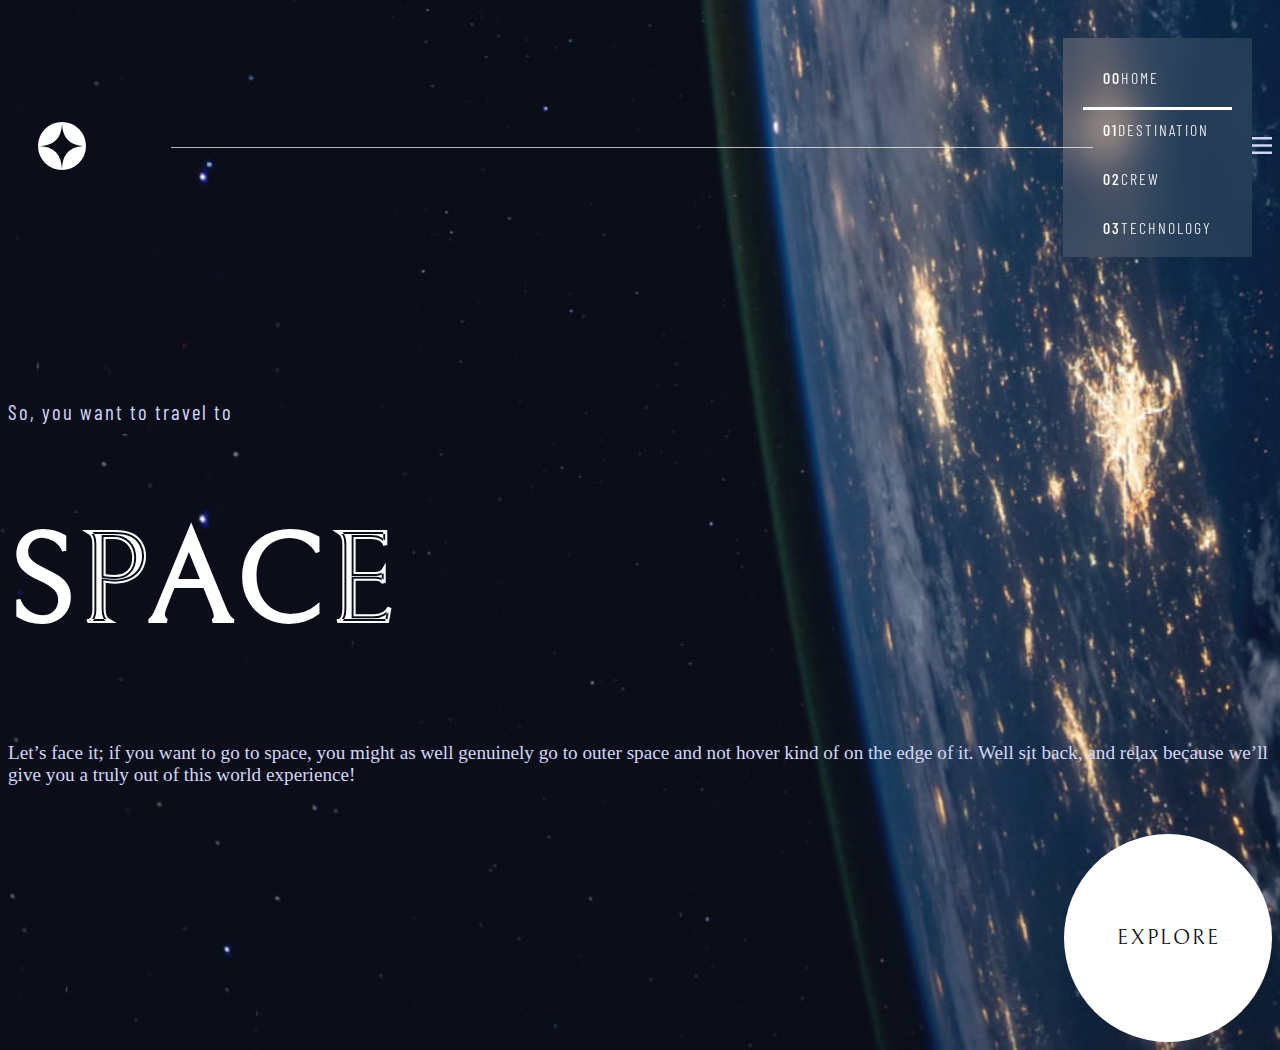
<file: index.html>
<!DOCTYPE html>
<html lang="en">
  <head>
    <meta charset="UTF-8" />
    <meta
      name="viewport"
      content="width=device-width, initial-scale=1.0, minimum-scale=1"
    />

    <link
      rel="icon"
      type="image/png"
      sizes="32x32"
      href="./assets/favicon-32x32.png"
    />
    <link
      href="https://cdn.jsdelivr.net/npm/bootstrap@5.1.3/dist/css/bootstrap.min.css"
      rel="stylesheet"
      integrity="sha384-1BmE4kWBq78iYhFldvKuhfTAU6auU8tT94WrHftjDbrCEXSU1oBoqyl2QvZ6jIW3"
      crossorigin="anonymous"
    />
    <link rel="stylesheet" href="./header.css" />
    <link rel="stylesheet" href="./home.css" />

    <title>Frontend Mentor | Space tourism website</title>
  </head>
  <body>
    <header class="container-fluid">
      <div class="logo">
        <img src="./assets/shared/logo.svg" alt="logo" />
      </div>
      <div class="strip d-none d-lg-block"></div>
      <div class="nav-links">
        <ul class="fup ff-barlow-condensed d-none d-md-flex">
          <li class="active">
            <span class="d-none me-3">00</span><a href="./index.html">home</a>
          </li>
          <li>
            <span class="d-none me-3">01</span
            ><a href="./destination-moon.html">destination</a>
          </li>
          <li>
            <span class="d-none me-3">02</span
            ><a href="./crew-commander.html">crew</a>
          </li>
          <li>
            <span class="d-none me-3">03</span
            ><a href="./technology-vehicle.html">technology</a>
          </li>
        </ul>
      </div>
      <div class="hambargar d-md-none">
        <img src="./assets/shared/icon-hamburger.svg" alt="hambargar-menu" />
      </div>
      <div class="nav-links-sm d-flex align-items-center d-md-none">
        <ul class="fup ff-barlow-condensed">
          <li>00 <a href="./index.html">home</a></li>
          <li>01 <a href="./destination-moon.html">destination</a></li>
          <li>02 <a href="./crew-commander.html">crew</a></li>
          <li>03 <a href="./technology-vehicle.html">technology</a></li>
        </ul>
      </div>
    </header>
    <main class="container-md">
      <div class="row">
        <div class="col-12 col-lg-6">
          <div class="text-center title">
            <p class="ff-barlow-condensed">So, you want to travel to</p>
            <h1 class="fup ff-bellefair">Space</h1>
          </div>
          <div class="description text-center m-4">
            <p>
              Let’s face it; if you want to go to space, you might as well
              genuinely go to outer space and not hover kind of on the edge of
              it. Well sit back, and relax because we’ll give you a truly out of
              this world experience!
            </p>
          </div>
        </div>
        <div class="col-12 col-lg-6 btn-container">
          <a class="fup ff-bellefair explore-btn" href="./destination-moon.html"
            >explore</a
          >
        </div>
      </div>
    </main>
    <script src="./header.js"></script>
  </body>
</html>
</file>
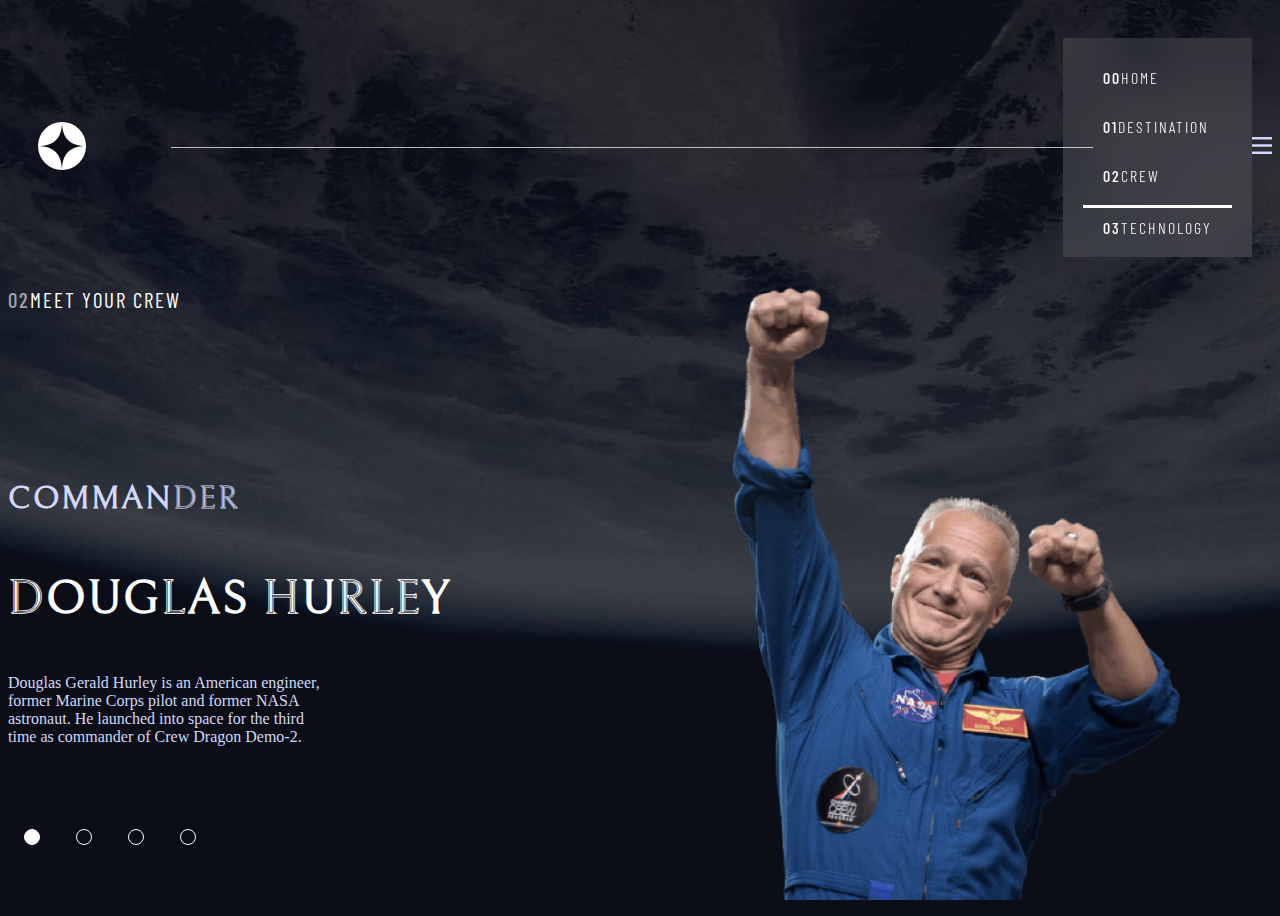
<file: crew-commander.html>
<!DOCTYPE html>
<html lang="en">
  <head>
    <meta charset="UTF-8" />
    <meta name="viewport" content="width=device-width, initial-scale=1.0" />

    <link
      rel="icon"
      type="image/png"
      sizes="32x32"
      href="./assets/favicon-32x32.png"
    />
    <link
      href="https://cdn.jsdelivr.net/npm/bootstrap@5.1.3/dist/css/bootstrap.min.css"
      rel="stylesheet"
      integrity="sha384-1BmE4kWBq78iYhFldvKuhfTAU6auU8tT94WrHftjDbrCEXSU1oBoqyl2QvZ6jIW3"
      crossorigin="anonymous"
    />
    <link rel="stylesheet" href="./header.css" />
    <link rel="stylesheet" href="./crew.css" />

    <title>Frontend Mentor | Space tourism website</title>
  </head>
  <body>
    <header class="container-fluid">
      <div class="logo">
        <img src="./assets/shared/logo.svg" alt="logo" />
      </div>
      <div class="strip d-none d-lg-block"></div>
      <div class="nav-links">
        <ul class="fup ff-barlow-condensed d-none d-md-flex">
          <li>
            <span class="d-none me-3">00</span><a href="./index.html">home</a>
          </li>
          <li>
            <span class="d-none me-3">01</span
            ><a href="./destination-moon.html">destination</a>
          </li>
          <li class="active">
            <span class="d-none me-3">02</span
            ><a href="./crew-commander.html">crew</a>
          </li>
          <li>
            <span class="d-none me-3">03</span
            ><a href="./technology-vehicle.html">technology</a>
          </li>
        </ul>
      </div>
      <div class="hambargar d-md-none">
        <img src="./assets/shared/icon-hamburger.svg" alt="hambargar-menu" />
      </div>
      <div class="nav-links-sm d-flex align-items-center d-md-none">
        <ul class="fup ff-barlow-condensed">
          <li>00 <a href="./index.html">home</a></li>
          <li>01 <a href="./destination-moon.html">destination</a></li>
          <li>02 <a href="./crew-commander.html">crew</a></li>
          <li>03 <a href="./technology-vehicle.html">technology</a></li>
        </ul>
      </div>
    </header>
    <main class="container-md">
      <div class="grid-container">
        <div class="title ff-barlow-condensed text-center fup">
          <span class="me-3">02</span>meet your crew
        </div>
        <div class="img mt-4">
          <img src="./assets/crew/image-douglas-hurley.png" alt="crew img" />
        </div>
        <div class="crew-nav d-flex justify-content-center">
          <span id="0" class="active"></span>
          <span id="1"></span>
          <span id="2"></span>
          <span id="3"></span>
        </div>
        <div class="about-crew text-center">
          <h5 class="fup ff-bellefair">commander</h5>
          <h3 class="fup ff-bellefair">Douglas Hurley</h3>
          <p>
            Douglas Gerald Hurley is an American engineer, former Marine Corps
            pilot and former NASA astronaut. He launched into space for the
            third time as commander of Crew Dragon Demo-2.
          </p>
        </div>
      </div>
    </main>
    <script src="./header.js"></script>
    <script src="./app.js"></script>
  </body>
</html>
</file>
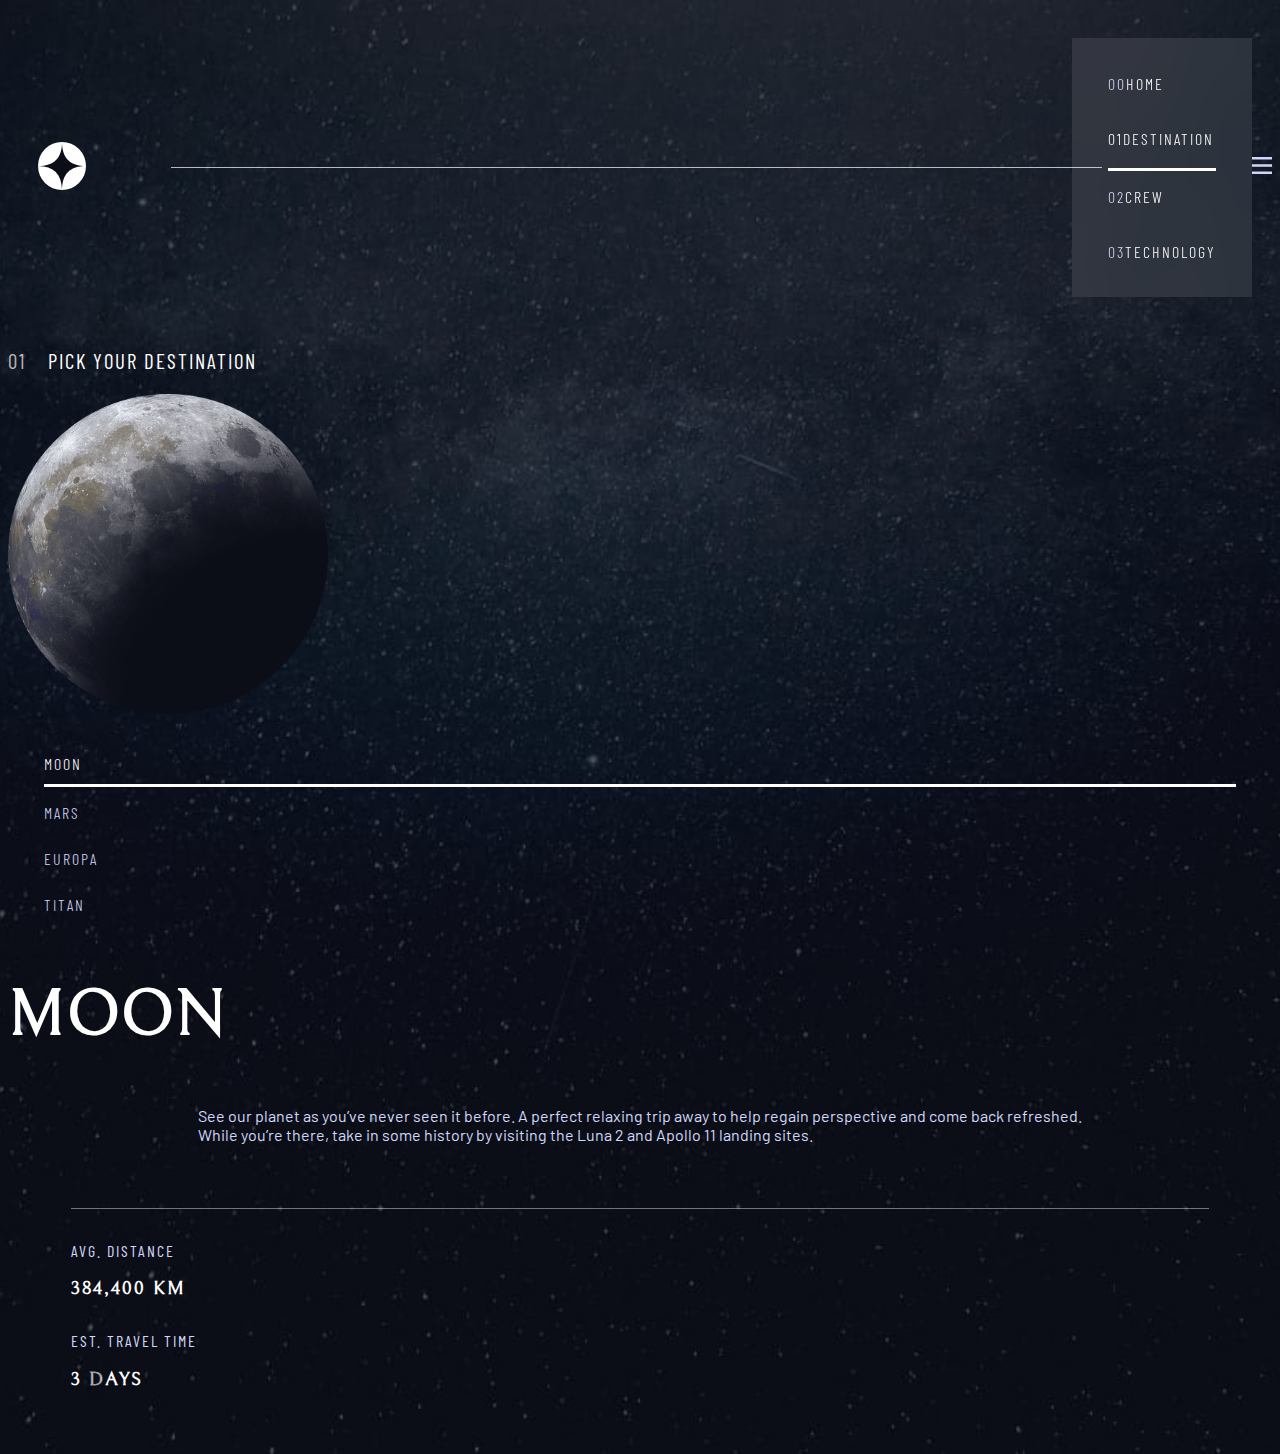
<file: destination-moon.html>
<!DOCTYPE html>
<html lang="en">
  <head>
    <meta charset="UTF-8" />
    <meta name="viewport" content="width=device-width, initial-scale=1.0" />

    <link
      rel="icon"
      type="image/png"
      sizes="32x32"
      href="./assets/favicon-32x32.png"
    />
    <link
      href="https://cdn.jsdelivr.net/npm/bootstrap@5.1.3/dist/css/bootstrap.min.css"
      rel="stylesheet"
      integrity="sha384-1BmE4kWBq78iYhFldvKuhfTAU6auU8tT94WrHftjDbrCEXSU1oBoqyl2QvZ6jIW3"
      crossorigin="anonymous"
    />
    <link rel="stylesheet" href="./header.css" />
    <link rel="stylesheet" href="./destination.css" />
    <title>Frontend Mentor | Space tourism website</title>
  </head>
  <body>
    <header class="container-fluid">
      <div class="logo">
        <img src="./assets/shared/logo.svg" alt="logo" />
      </div>
      <div class="strip d-none d-lg-block"></div>
      <div class="nav-links">
        <ul class="fup ff-barlow-condensed d-none d-md-flex">
          <li>
            <span class="d-none me-3">00</span><a href="./index.html">home</a>
          </li>
          <li class="active">
            <span class="d-none me-3">01</span
            ><a href="./destination-moon.html">destination</a>
          </li>
          <li>
            <span class="d-none me-3">02</span
            ><a href="./crew-commander.html">crew</a>
          </li>
          <li>
            <span class="d-none me-3">03</span
            ><a href="./technology-vehicle.html">technology</a>
          </li>
        </ul>
      </div>
      <div class="hambargar d-md-none">
        <img src="./assets/shared/icon-hamburger.svg" alt="hambargar-menu" />
      </div>
      <div class="nav-links-sm d-flex align-items-center d-md-none">
        <ul class="fup ff-barlow-condensed">
          <li>00 <a href="./index.html">home</a></li>
          <li>01 <a href="./destination-moon.html">destination</a></li>
          <li>02 <a href="./crew-commander.html">crew</a></li>
          <li>03 <a href="./technology-vehicle.html">technology</a></li>
        </ul>
      </div>
    </header>
    <main class="container-md">
      <div class="row">
        <div class="col-12 col-lg-6 title">
          <p class="fup ff-barlow-condensed c-w text-center">
            <span class="num">01</span> Pick your destination
          </p>
          <div class="img-container mt-5 d-flex justify-content-center">
            <img src="./assets/destination/image-moon.png" alt="planet-image" />
          </div>
        </div>
        <div class="col-12 col-lg-6 mt-5">
          <div class="dest-nav">
            <ul class="fup ff-barlow-condensed d-flex justify-content-center">
              <li id="0" class="active">moon</li>
              <li id="1">Mars</li>
              <li id="2">Europa</li>
              <li id="3">Titan</li>
            </ul>
          </div>
          <div class="about-planet text-center">
            <h2 class="fup ff-bellefair">Moon</h2>
            <p class="ff-barlow">
              See our planet as you’ve never seen it before. A perfect relaxing
              trip away to help regain perspective and come back refreshed.
              While you’re there, take in some history by visiting the Luna 2
              and Apollo 11 landing sites.
            </p>
          </div>
          <div class="distance fup row text-center">
            <div class="col-12 col-md-6">
              <p class="ff-barlow-condensed">Avg. distance</p>
              <h3 id="distance" class="ff-bellefair">384,400 km</h3>
            </div>
            <div class="col-12 col-md-6">
              <p class="ff-barlow-condensed">Est. travel time</p>
              <h3 id="time-taken" class="ff-bellefair">3 days</h3>
            </div>
          </div>
        </div>
      </div>
    </main>
    <script src="./header.js"></script>
    <script src="./app.js"></script>
  </body>
</html>
</file>
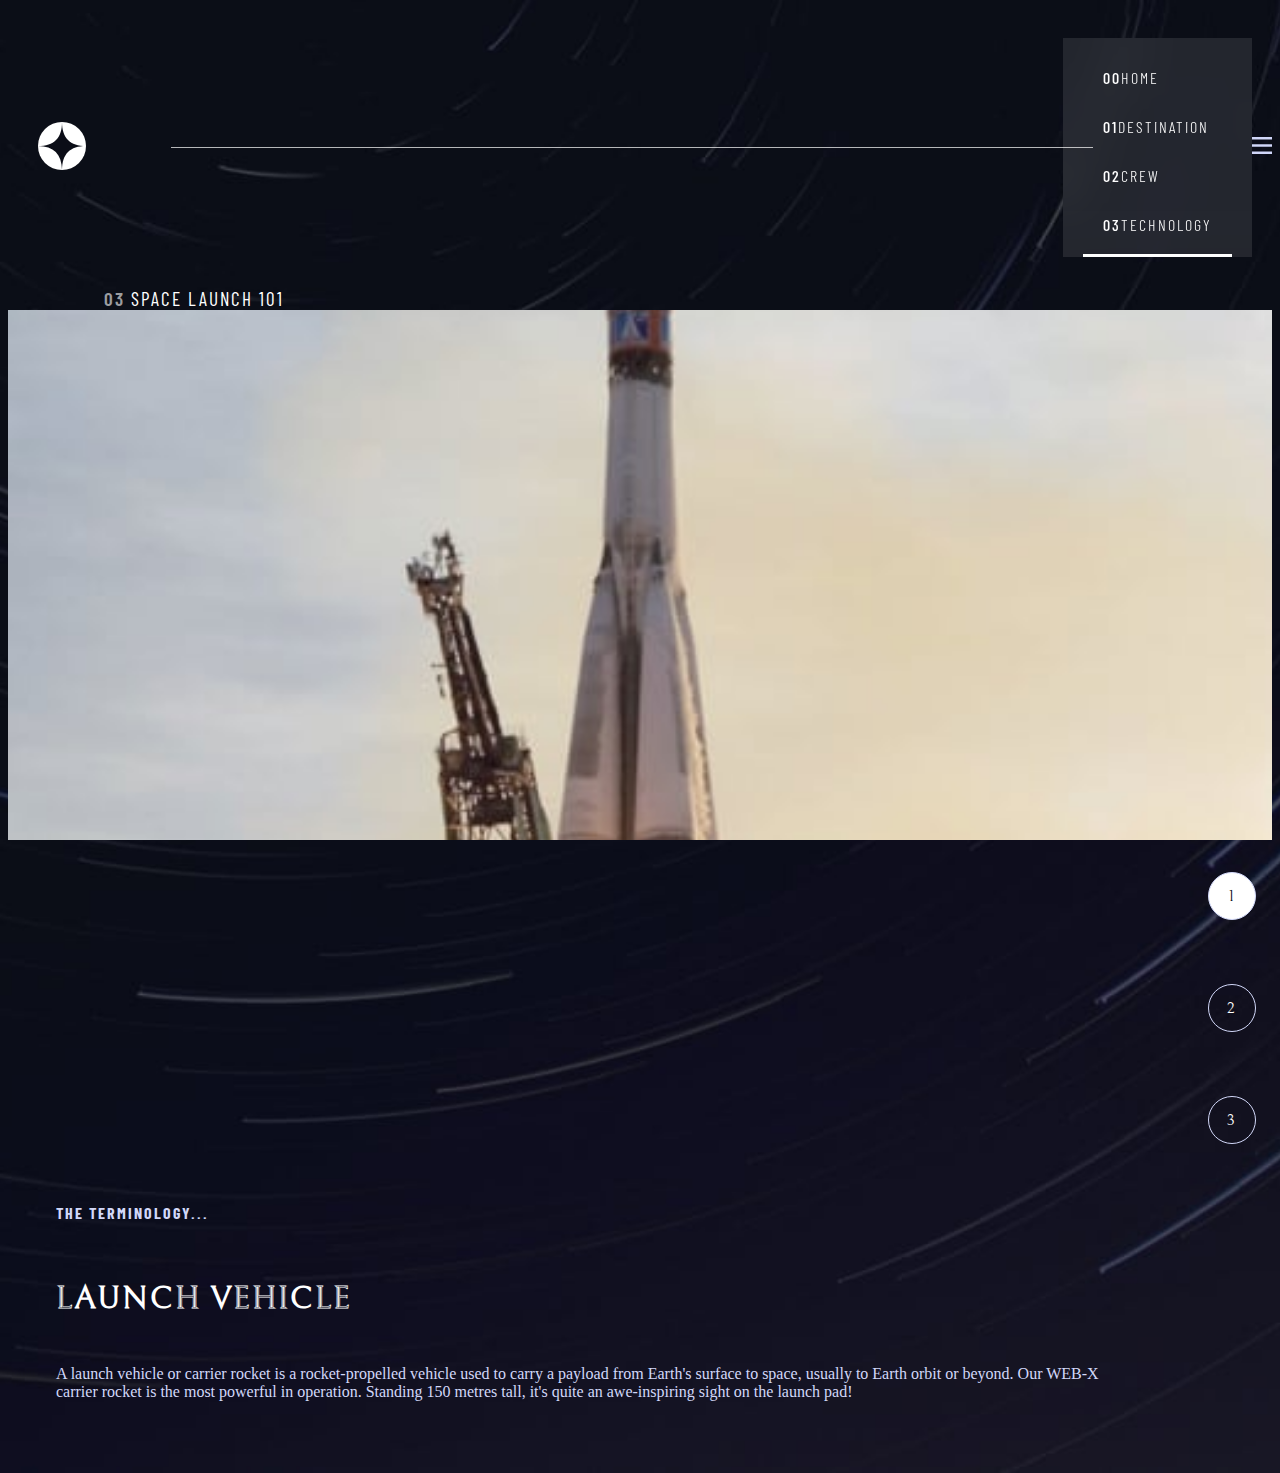
<file: technology-vehicle.html>
<!DOCTYPE html>
<html lang="en">
  <head>
    <meta charset="UTF-8" />
    <meta name="viewport" content="width=device-width, initial-scale=1.0" />

    <link
      rel="icon"
      type="image/png"
      sizes="32x32"
      href="./assets/favicon-32x32.png"
    />
    <link
      href="https://cdn.jsdelivr.net/npm/bootstrap@5.1.3/dist/css/bootstrap.min.css"
      rel="stylesheet"
      integrity="sha384-1BmE4kWBq78iYhFldvKuhfTAU6auU8tT94WrHftjDbrCEXSU1oBoqyl2QvZ6jIW3"
      crossorigin="anonymous"
    />
    <link rel="stylesheet" href="./header.css" />
    <link rel="stylesheet" href="./technology.css" />
    <title>Frontend Mentor | Space tourism website</title>
  </head>
  <body>
    <header class="container-fluid">
      <div class="logo">
        <img src="./assets/shared/logo.svg" alt="logo" />
      </div>
      <div class="strip d-none d-lg-block"></div>
      <div class="nav-links">
        <ul class="fup ff-barlow-condensed d-none d-md-flex">
          <li>
            <span class="d-none me-3">00</span><a href="./index.html">home</a>
          </li>
          <li>
            <span class="d-none me-3">01</span
            ><a href="./destination-moon.html">destination</a>
          </li>
          <li>
            <span class="d-none me-3">02</span
            ><a href="./crew-commander.html">crew</a>
          </li>
          <li class="active">
            <span class="d-none me-3">03</span
            ><a href="./technology-vehicle.html">technology</a>
          </li>
        </ul>
      </div>
      <div class="hambargar d-md-none">
        <img src="./assets/shared/icon-hamburger.svg" alt="hambargar-menu" />
      </div>
      <div class="nav-links-sm d-flex align-items-center d-md-none">
        <ul class="fup ff-barlow-condensed">
          <li>00 <a href="./index.html">home</a></li>
          <li>01 <a href="./destination-moon.html">destination</a></li>
          <li>02 <a href="./crew-commander.html">crew</a></li>
          <li>03 <a href="./technology-vehicle.html">technology</a></li>
        </ul>
      </div>
    </header>
    <main class="container-fluid">
      <div class="title fup ff-barlow-condensed text-center mb-5">
        <span>03</span> Space launch 101
      </div>
      <div class="row">
        <div class="col-12 col-lg-5 img"></div>
        <div class="col-12 ff-bellefair col-lg-2 tech-nav">
          <span id="0" class="active">1</span>
          <span id="1">2</span>
          <span id="2">3</span>
        </div>
        <div class="col-12 col-lg-5 destription text-center">
          <h5 class="fup ff-barlow-condensed">The terminology...</h5>
          <h3 class="fup ff-bellefair">Launch vehicle</h3>
          <p>
            A launch vehicle or carrier rocket is a rocket-propelled vehicle
            used to carry a payload from Earth's surface to space, usually to
            Earth orbit or beyond. Our WEB-X carrier rocket is the most powerful
            in operation. Standing 150 metres tall, it's quite an awe-inspiring
            sight on the launch pad!
          </p>
        </div>
      </div>
    </main>
    <script src="./header.js"></script>
    <script src="./app.js"></script>
  </body>
</html>
</file>
<file: header.css>
@import url("https://fonts.googleapis.com/css2?family=Barlow+Condensed:wght@300;400;500&family=Barlow:wght@300;400;500&family=Bellefair&display=swap");

:root {
  --clr-dark: 230 35% 7%;
  --clr-light: 231 77% 90%;
  --clr-white: 0 0% 100%;
}

* {
  box-sizing: border-box;
}

/* Utility classes */
.ff-barlow {
  font-family: "Barlow", sans-serif;
}
.ff-barlow-condensed {
  font-family: "Barlow Condensed", sans-serif;
  letter-spacing: 2px;
}
.ff-bellefair {
  font-family: "Bellefair", serif;
  letter-spacing: 2px;
}
.fup {
  text-transform: uppercase;
}
.c-w {
  color: hsl(var(--clr-white));
}

body {
  min-height: 100vh;
  background-position: center;
  background-repeat: no-repeat;
  background-size: cover;
  background-color: hsl(var(--clr-dark));
}
body {
  overflow-x: hidden;
}

img {
  max-width: 100%;
}

/* Header */
header {
  display: flex;
  justify-content: space-between;
  align-items: center;
  padding: 30px;
  padding-left: 30px !important;
  padding-right: 30px !important;
}
ul {
  list-style: none;
  padding: 20px 20px 0;
  margin: 0;
}
.logo {
  width: 10%;
}

.strip {
  height: 1px;
  background-color: hsl(var(--clr-white) / 0.7);
  width: 90%;
  z-index: 1;
  transform: translateX(30px);
}

.nav-links {
  backdrop-filter: blur(20px);
  background-color: hsl(var(--clr-white) / 0.1);
}

.nav-links li {
  padding-bottom: 20px;
  cursor: pointer;
  user-select: none;
}
.nav-links li.active {
  border-bottom: 3px solid hsl(var(--clr-white));
}

.hambargar {
  z-index: 1;
  cursor: pointer;
  user-select: none;
}

.nav-links-sm {
  position: absolute;
  top: 0;
  right: -70%;
  height: 100vh;
  width: 70%;
  backdrop-filter: blur(20px);
  transition: right 0.4s ease-in-out;
  background-color: hsl(var(--clr-white) / 0.1);
}
.nav-links-sm ul {
  height: 50vh;
}
li {
  font-weight: 500;
  padding: 10px 20px;
  color: hsl(var(--clr-white));
}

a {
  font-weight: 300;
  text-decoration: none;
  color: hsl(var(--clr-white));
}
li:hover,
li:hover a {
  color: hsl(var(--clr-white) / 0.6);
}

/* ------ */
/* Media query */
/* md */
@media (min-width: 768px) {
  header {
    padding-top: 0 !important;
    padding-right: 0 !important;
  }
}

/* lg */
@media (min-width: 992px) {
  header {
    padding-top: 30px !important;
  }
  .nav-links span {
    display: inline !important;
  }
}
/* ----------- */
</file>
<file: home.css>
body {
  background-image: url("./assets/home/background-home-mobile.jpg");
}
main h1 {
  color: hsl(var(--clr-white));
  font-size: 6em;
}
.title p {
  color: hsl(var(--clr-light));
  font-size: 1.5rem;
}
.description {
  color: hsl(var(--clr-light));
  font-size: 1.2rem;
}
.btn-container {
  margin-top: 5rem;
  display: flex;
  justify-content: center;
  align-items: center;
}
.explore-btn {
  display: inline-block;
  width: 10rem;
  height: 10rem;
  border-radius: 50%;
  display: grid;
  place-items: center;
  font-size: 1.3rem;
  background-color: hsl(var(--clr-white));
  color: hsl(var(--clr-dark));
  border: 0;
  outline: 1.8rem solid transparent;
}
.explore-btn:hover {
  color: hsl(var(--clr-dark));
  outline: 1.8rem solid hsl(var(--clr-white) / 0.7);
}

/* Media query */
@media (min-width: 768px) {
  body {
    background-image: url("./assets/home/background-home-tablet.jpg");
  }
  .title p {
    font-size: 1.3rem;
  }
  .title h1 {
    font-size: 8rem;
  }
  .description p {
    width: 60%;
    margin: 0 auto;
  }
  .btn-container {
    margin-top: 3rem;
  }
}

@media (min-width: 992px) {
  body {
    background-image: url("./assets/home/background-home-desktop.jpg");
  }
  main {
    margin-top: 7rem;
  }
  .title p {
    text-align: left;
  }
  .title h1 {
    text-align: left;
  }
  .description {
    margin-left: 0 !important;
  }
  .description p {
    text-align: left;
    width: 100%;
  }
  .btn-container {
    justify-content: flex-end;
    align-items: flex-end;
  }
  .explore-btn {
    width: 13rem;
    height: 13rem;
  }
}
</file>
<file: crew.css>
body {
  background-image: url("./assets/crew/background-crew-mobile.jpg");
}

.grid-container {
  display: grid;
}
.title {
  color: hsl(var(--clr-white));
  font-size: 1.3rem;
}
.title span {
  font-weight: 500;
  color: hsl(var(--clr-white) / 0.6);
}

.img {
  display: grid;
  place-items: center;
}
.img img {
  width: 200px;
}
.crew-nav {
  border-top: 1px solid hsl(var(--clr-white));
  width: 80%;
  margin: 0 auto;
}
.crew-nav span {
  margin: 2rem 1rem;
  display: inline-block;
  width: 1rem;
  height: 1rem;
  border-radius: 50%;
  border: 1px solid hsl(var(--clr-white));
  cursor: pointer;
}
.crew-nav span:hover {
  background-color: hsl(var(--clr-white) / 0.6);
}

.crew-nav span.active {
  background-color: hsl(var(--clr-white));
}

.about-crew h5 {
  color: hsl(var(--clr-light));
  font-size: 1.1rem;
}
.about-crew h3 {
  color: hsl(var(--clr-white));
}
.about-crew p {
  width: 80%;
  color: hsl(var(--clr-light));
  margin: 0 auto;
}
/* media query */
/* md */
@media (min-width: 768px) {
  body {
    background-image: url("./assets/crew/background-crew-tablet.jpg");
  }
  .title {
    order: 0;
    text-align: left !important;
  }
  .img {
    order: 3;
  }
  .crew-nav {
    order: 2;
    border: 0;
  }
  .about-crew {
    order: 1;
    margin-top: 4rem;
  }
  .about-crew h5 {
    font-size: 2rem;
  }
  .about-crew h3 {
    font-size: 3rem;
  }
}

/* lg */
@media (min-width: 992px) {
  body {
    background-image: url("./assets/crew/background-crew-desktop.jpg");
  }
  .grid-container {
    grid-template-columns: 6fr 6fr;
    grid-auto-rows: minmax(0, auto);
  }
  .title {
    grid-row: span 1;
  }
  .img {
    grid-row: span 3;
  }
  .img img {
    width: 450px;
  }
  .about-crew {
    margin-top: 6rem;
    text-align: left !important;
    grid-row: span 1;
  }
  .about-crew p {
    width: 50%;
    margin: 0;
  }
  .crew-nav {
    grid-row: span 1;
    margin-top: 2rem;
    justify-content: flex-start !important;
    width: 100%;
  }
  .img {
    order: 1;
  }
}
</file>
<file: destination.css>
body {
  background-image: url("./assets/destination/background-destination-mobile.jpg");
}

.num {
  color: hsl(var(--clr-white) / 0.7);
  margin-right: 1rem;
}
.title p {
  font-size: 1.3rem;
}

.img-container img {
  width: 20rem;
  height: 20rem;
}

li {
  font-weight: 300;
  padding: 0;
  margin: 1rem;
  padding-bottom: 0.7rem;
  cursor: pointer;
  color: hsl(var(--clr-light));
}
li.active {
  color: hsl(var(--clr-white));
  border-bottom: 3px solid hsl(var(--clr-white));
}

.about-planet {
  color: hsl(var(--clr-white));
}
.about-planet h2 {
  font-size: 4rem;
}
.about-planet p {
  color: hsl(var(--clr-light));
}

.distance {
  border-top: 1px solid hsl(var(--clr-light) / 0.5);
  width: 90%;
  margin: 4rem auto;
}

.distance p {
  color: hsl(var(--clr-light));
}
.distance h3 {
  color: hsl(var(--clr-white));
}
.distance div {
  margin-top: 2rem;
}

/* media query */
/* md */
@media (min-width: 768px) {
  body {
    background-image: url("./assets/destination/background-destination-tablet.jpg");
  }
  .title p {
    text-align: left !important;
  }
  .about-planet p {
    width: 70%;
    margin: auto;
  }
}

/* lg */
@media (min-width: 992px) {
  body {
    background-image: url("./assets/destination/background-destination-desktop.jpg");
  }
  .title {
    display: flex;
    flex-direction: column;
    justify-content: space-around;
  }
}
</file>
<file: technology.css>
body {
  background-image: url("./assets/technology/background-technology-mobile.jpg");
}

.title span {
  font-weight: 600;
  color: hsl(var(--clr-white) / 0.6);
}
.title {
  color: hsl(var(--clr-white));
  font-size: 1.2rem;
}
.img {
  height: 200px;
  background-image: url("./assets/technology/image-launch-vehicle-landscape.jpg");
  background-repeat: no-repeat;
  background-position: center;
  background-size: cover;
}

.tech-nav {
  display: flex;
  justify-content: center;
}

.tech-nav span {
  display: grid;
  width: 3rem;
  height: 3rem;
  place-items: center;
  border-radius: 50%;
  color: hsl(var(--clr-white));
  border: 1px solid hsl(var(--clr-light));
  user-select: none;
  cursor: pointer;
  margin: 2rem 1rem;
}
.tech-nav span:hover {
  background-color: hsl(var(--clr-white) / 0.6);
  color: hsl(var(--clr-dark));
}

.tech-nav span.active {
  background-color: hsl(var(--clr-white));
  color: hsl(var(--clr-dark));
}
.destription {
  color: hsl(var(--clr-light));
}

.destription h3 {
  color: hsl(var(--clr-white));
  font-size: 1.6rem;
}
.destription h5 {
  font-size: 1.2rem;
}
.destription p {
  margin-top: 3rem;
  padding: 0 2rem;
  text-indent: 3rem;
}

/* media query */
/* md */
@media (min-width: 768px) {
  body {
    background-image: url("./assets/technology/background-technology-tablet.jpg");
  }
  .title {
    text-align: left !important;
    padding-left: 1.5rem;
  }
  .img {
    height: 300px;
  }
  .destription p {
    padding: 0 10rem;
  }
  .destription h3 {
    font-size: 2rem;
  }
  .destription h5 {
    font-size: 1rem;
  }
}

/* lg */
@media (min-width: 992px) {
  body {
    background-image: url("./assets/technology/background-technology-desktop.jpg");
  }
  main {
    padding-bottom: 3rem;
  }
  .title {
    padding-left: 6rem;
  }
  .tech-nav {
    order: 0;
    flex-direction: column;
    align-items: flex-end;
  }
  .destription {
    order: 1;
    text-align: left !important;
    padding: 0 3rem;
    padding-right: 10rem;
    display: flex;
    flex-direction: column;
    justify-content: center;
  }
  .destription p {
    padding: 0;
    width: 100%;
    margin-top: 1rem;
    text-indent: 0;
  }

  .img {
    height: 530px;
    order: 2;
    background-image: url("./assets/technology/image-launch-vehicle-portrait.jpg");
  }
}
</file>
